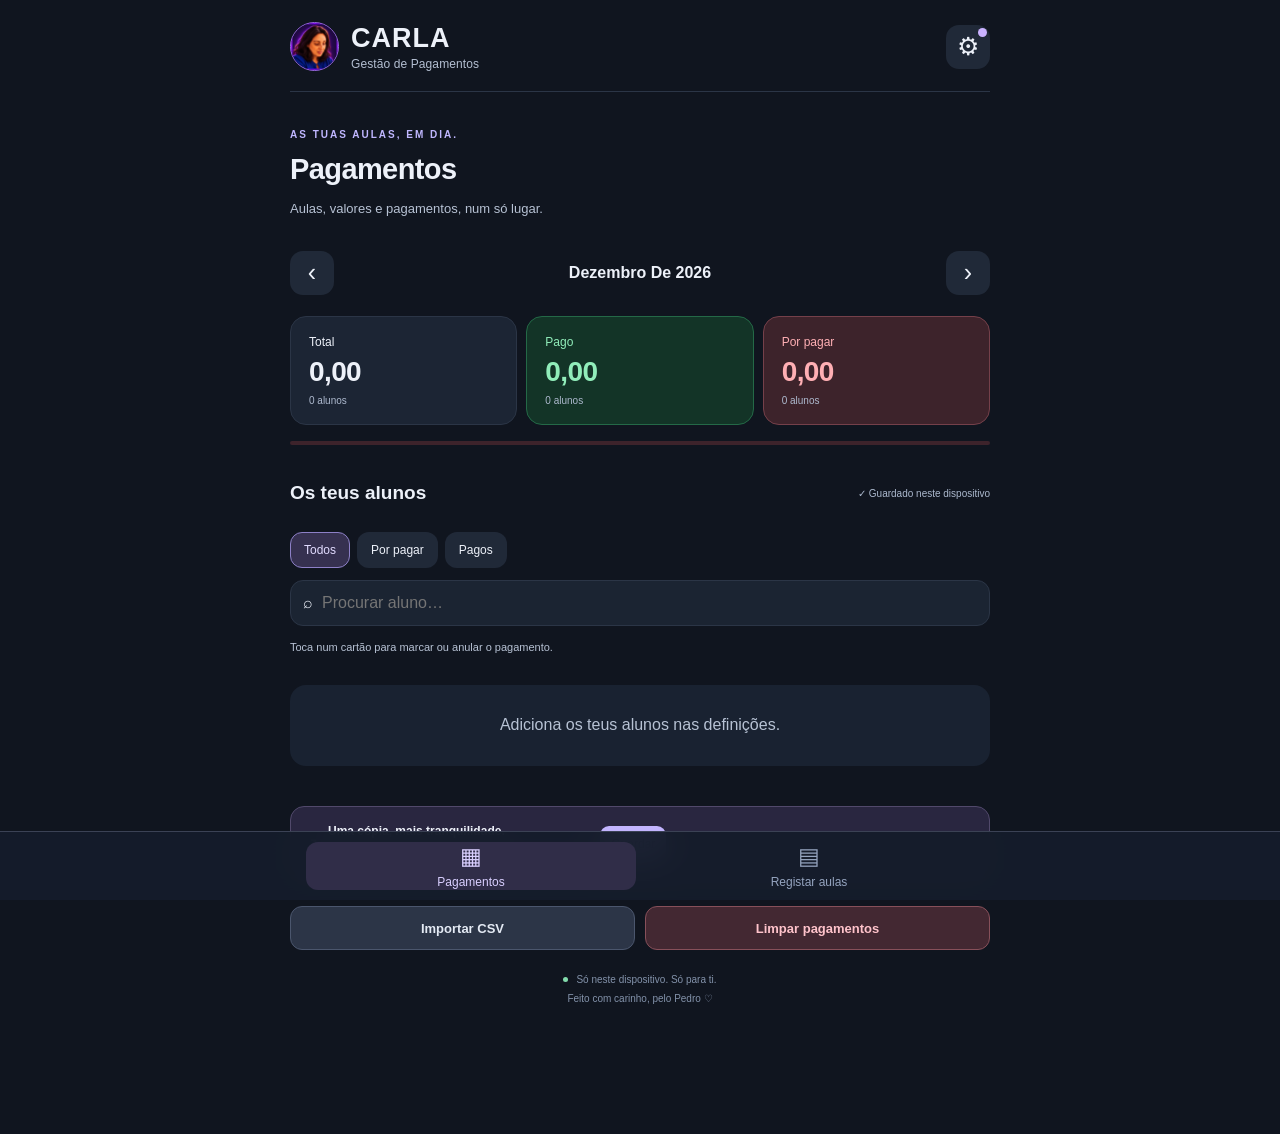
<file: site/index.html>
<!doctype html>
<html lang="pt-PT"><head><meta charset="utf-8"><meta name="viewport" content="width=device-width,initial-scale=1,viewport-fit=cover"><meta name="theme-color" content="#10151f"><meta name="apple-mobile-web-app-capable" content="yes"><meta name="apple-mobile-web-app-status-bar-style" content="black-translucent"><meta name="apple-mobile-web-app-title" content="Carla"><meta name="description" content="Os pagamentos das tuas aulas, com tudo no sítio. Dados guardados neste dispositivo."><link rel="manifest" href="./manifest.webmanifest"><link rel="icon" href="./icons/icon-192.png" type="image/png"><link rel="apple-touch-icon" href="./icons/apple-touch-icon.png"><link rel="stylesheet" href="./styles.css"><title>CARLA — Gestão de Pagamentos</title></head>
<body>
<div class="app">
<header><a href="./" class="brand" aria-label="CARLA — Gestão de Pagamentos"><img class="brand-icon" src="./icons/icon-192.png" alt="" width="49" height="49"><span>CARLA<span class="brand-sub">Gestão de Pagamentos</span></span></a><button id="settings" class="icon-button" aria-label="Definições e cópias de segurança">⚙<span class="dot" id="backup-dot" hidden></span></button></header>
<main>
<section class="intro"><p class="eyebrow">AS TUAS AULAS, EM DIA.</p><h1 id="page-title">Pagamentos</h1><p>Aulas, valores e pagamentos, num só lugar.</p></section>
<section class="month-bar" aria-label="Selecionar mês"><button id="previous" class="icon-button" aria-label="Mês anterior">‹</button><button id="month-title" aria-label="Escolher mês"></button><button id="next" class="icon-button" aria-label="Mês seguinte">›</button><input id="month-picker" type="month" aria-label="Mês dos pagamentos" hidden></section>
<section class="summary" aria-label="Resumo dos pagamentos"><div><span>Total</span><strong id="total-sum">0,00</strong><small><span id="total-count">0</span> alunos</small></div><div class="green"><span>Pago</span><strong id="paid-sum">0,00</strong><small><span id="paid-count">0</span> alunos</small></div><div class="red"><span>Por pagar</span><strong id="pending-sum">0,00</strong><small><span id="pending-count">0</span> alunos</small></div></section>
<div class="progress-track" aria-hidden="true"><div id="progress"></div></div><p id="values-note" class="small" role="status" hidden>Os pagamentos antigos estão guardados. Importa o CSV deste mês para preencher as aulas e os valores em falta. O resumo só soma os valores já registados.</p>
<section class="list-section"><div class="section-heading"><h2>Os teus alunos</h2><span id="saved-status" role="status">A abrir…</span></div>
<div class="filters" role="group" aria-label="Filtrar pagamentos"><button class="active" data-filter="all" aria-pressed="true">Todos</button><button data-filter="pending" aria-pressed="false">Por pagar</button><button data-filter="paid" aria-pressed="false">Pagos</button></div>
<label class="search"><span aria-hidden="true">⌕</span><input id="search" type="search" placeholder="Procurar aluno…" aria-label="Procurar aluno" autocomplete="off"></label>
<p id="tap-hint" class="hint">Toca num aluno para registar o pagamento.</p><div id="students" class="students" aria-live="polite"></div>
</section>
<aside id="backup-reminder" class="backup-reminder" hidden><span aria-hidden="true">↗</span><div><strong>Uma cópia, mais tranquilidade.</strong><p>Guarda os pagamentos em Ficheiros ou iCloud Drive.</p></div><button id="quick-backup">Guardar</button></aside>
<div class="main-actions"><label class="secondary file-label">Importar CSV<input id="csv-file" type="file" accept=".csv,text/csv"></label><button id="clear-payments" class="danger">Limpar pagamentos</button></div><footer><span class="local-dot"></span> Só neste dispositivo. Só para ti.<span class="footer-sign">Feito com carinho, pelo Pedro ♡</span></footer>
</main></div><nav class="bottom-nav" aria-label="Navegação principal"><button data-tab="payments" class="active" aria-pressed="true"><span aria-hidden="true">▦</span>Pagamentos</button><button data-tab="lessons" aria-pressed="false"><span aria-hidden="true">▤</span>Registar aulas</button></nav>
<dialog id="surprise" class="surprise"><form method="dialog"><span class="celebration" aria-hidden="true">😂</span><p class="eyebrow">PAGAMENTO REGISTADO!</p><h2>O TEU MARIDO PEDRO É UM GÉNIO! 😂</h2><p id="surprise-detail"></p><button class="primary">Está bem, génio! ♡</button></form></dialog>
<dialog id="settings-dialog"><div class="dialog-heading"><h2>O teu cantinho</h2><button data-close class="icon-button" aria-label="Fechar definições">×</button></div><div class="dialog-content"><section><h3>Um toque de alegria</h3><label class="toggle-line">Som de caixa registadora<input id="sound" type="checkbox" role="switch"></label><button id="test-sound" class="text-button" type="button">♫ Testar som</button></section><section><h3>Cópias de segurança</h3><p>As alterações são guardadas neste iPhone, com as últimas 30 versões locais. Guarda também uma cópia em Ficheiros ou iCloud Drive: apagar os dados do site pode apagar as versões locais.</p><p id="last-export" class="small"></p><button id="export" class="primary">Guardar cópia de segurança</button><button id="download-backup" class="text-button" type="button">Descarregar JSON diretamente</button><label class="secondary file-label">Importar uma cópia<input id="import" type="file" accept=".json,application/json"></label><button id="local-backups" class="text-button">Recuperar uma versão local</button></section><section><div class="section-heading"><h3>Alunos presenciais</h3><button id="add-student" class="text-button">+ Adicionar</button></div><p class="small">Podes corrigir nomes ou arquivar alunos. O histórico dos pagamentos fica guardado.</p><div id="manage-students"></div></section><section><h3>Levar para o ecrã principal</h3><p>No Safari: Partilhar → Adicionar ao ecrã principal. Abre a aplicação uma vez com internet para a preparar para uso sem ligação.</p><p id="offline-status" class="small">A preparar funcionamento sem internet…</p><button id="refresh-app" class="text-button" hidden>Atualizar aplicação</button></section></div></dialog>
<dialog id="edit-dialog"><form id="edit-form"><div class="dialog-heading"><h2 id="edit-title">Editar aluno</h2><button type="button" data-close class="icon-button" aria-label="Fechar">×</button></div><label>Nome<input id="student-name" maxlength="80" required autocomplete="off"></label><label>Preço por aula (1 hora)<input id="student-rate" type="number" min="0" max="1000000" step="0.01" required></label><p class="small">O preço aplica-se aos meses sem aulas registadas. Os meses já registados mantêm o seu preço.</p><div class="actions"><button type="button" data-close class="secondary">Cancelar</button><button class="primary">Guardar</button></div></form></dialog>
<dialog id="confirm-dialog"><h2 id="confirm-title"></h2><p id="confirm-text"></p><div class="actions"><button id="confirm-no" class="secondary">Cancelar</button><button id="confirm-yes" class="primary">Confirmar</button></div></dialog>
<dialog id="versions-dialog"><div class="dialog-heading"><h2>Versões locais</h2><button data-close class="icon-button" aria-label="Fechar">×</button></div><p>Escolhe uma versão para recuperar. A versão atual fica guardada antes da troca.</p><div id="versions"></div></dialog>
<dialog id="csv-dialog"><form id="csv-form"><div class="dialog-heading"><h2>Importar da CARLA PRO</h2><button type="button" data-close class="icon-button" aria-label="Fechar">×</button></div><p id="csv-preview"></p><label>Mês das aulas<input id="csv-month" type="month" required></label><p>Reimportar o mesmo ficheiro não duplica alunos nem soma novamente as aulas. Um estado pendente nunca anula um pagamento já registado.</p><div class="actions"><button type="button" data-close class="secondary">Cancelar</button><button class="primary">Rever importação</button></div></form></dialog><div id="toast" class="toast" role="status" hidden></div>
<noscript>Ativa o JavaScript no Safari para usar a aplicação.</noscript><script type="module" src="./app.mjs"></script></body></html>
</file>
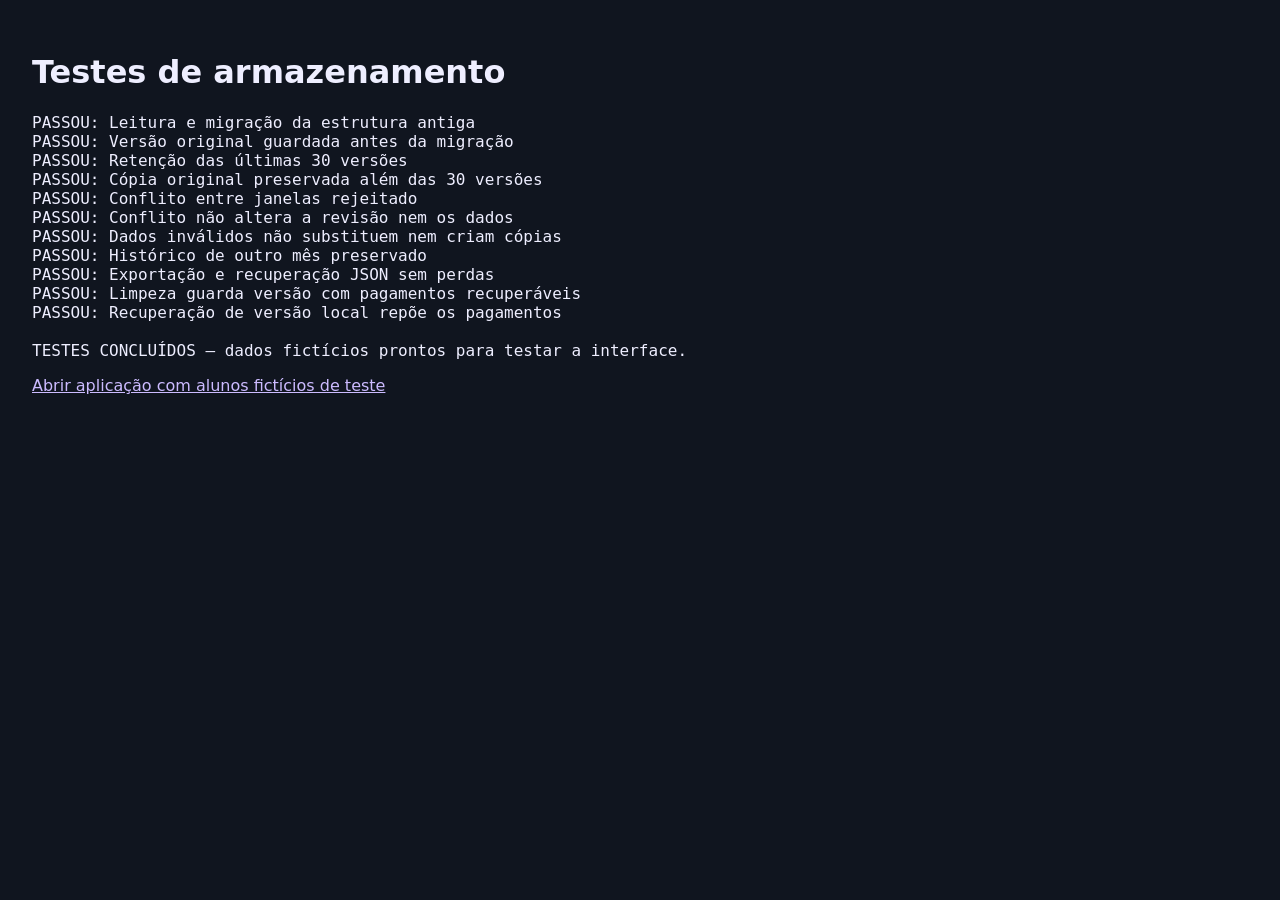
<file: tests/browser.html>
<!doctype html><html lang="pt"><meta charset="utf-8"><title>Testes locais CARLA</title><style>body{font:16px system-ui;background:#10151f;color:#eef;padding:24px}pre{white-space:pre-wrap}a{color:#cbf}</style><h1>Testes de armazenamento</h1><pre id="result">A testar…</pre><a href="../site/">Abrir aplicação com alunos fictícios de teste</a><script type="module">
import {openStore,loadState,saveState,listSnapshots} from '../site/storage.mjs';
import {validateState,setLessons,setPaid,clearPayments,makeBackup,readBackup} from '../site/model.mjs';
const lines=[],output=document.querySelector('#result');
const ok=(condition,message)=>{if(!condition)throw Error(message);lines.push('PASSOU: '+message);output.textContent=lines.join('\n');};
const request=r=>new Promise((resolve,reject)=>{r.onsuccess=()=>resolve(r.result);r.onerror=()=>reject(r.error);});
try{
 const raw=await request(indexedDB.open('carla-pagamentos-v1',1));
 // This runner is only for the dedicated local test origin. Never delete data.
 if(!raw.objectStoreNames.contains('current')){raw.close();throw Error('Abre primeiro ../site/ uma vez para criar os armazéns de teste.');}
 const existing=await request(raw.transaction('current','readonly').objectStore('current').get('state'));
 if(existing?.data.students.some(a=>!a.id.startsWith('qa-')))throw Error('Este endereço contém dados que não são de teste. Nada foi alterado.');
 const legacy={version:1,students:['A','B','C','D','E','F'].map((letter,i)=>({id:'qa-'+i,name:'Aluno de teste '+letter,archived:false})),payments:{'2026-10':{'qa-0':'2026-10-20T12:00:00Z'},'2026-11':{'qa-1':'2026-11-01T12:00:00Z'}},sound:true,lastExport:null};
 await new Promise((resolve,reject)=>{const tx=raw.transaction('current','readwrite');tx.objectStore('current').put({revision:1,data:legacy},'state');tx.oncomplete=resolve;tx.onabort=()=>reject(tx.error);});raw.close();
 await openStore();let loaded=await loadState();ok(loaded.migrated&&loaded.data.version===2,'Leitura e migração da estrutura antiga');
 let s=loaded.data,revision=await saveState(s,loaded.revision,'Migração de teste');
 let versions=await listSnapshots();ok(versions.some(v=>v.data.version===1),'Versão original guardada antes da migração');
 for(let i=0;i<36;i++){s.students[0].rateCents=1000+i;revision=await saveState(s,revision,'Alteração de teste '+i);}
 versions=await listSnapshots();ok(versions.filter(v=>v.id!=='original-v1').length===30,'Retenção das últimas 30 versões');ok(versions.some(v=>v.id==='original-v1'&&v.data.version===1),'Cópia original preservada além das 30 versões');
 let conflict=false;try{await saveState(s,revision-1,'Conflito de teste');}catch{conflict=true;}ok(conflict,'Conflito entre janelas rejeitado');ok((await loadState()).revision===revision,'Conflito não altera a revisão nem os dados');
 const countBefore=(await listSnapshots()).length;let invalid=false;try{await saveState({...s,students:[{id:'bad'}]},revision,'Inválido');}catch{invalid=true;}ok(invalid&&(await listSnapshots()).length===countBefore,'Dados inválidos não substituem nem criam cópias');
 s=validateState(legacy);for(const a of s.students){s.students.find(x=>x.id===a.id).rateCents=2000;s.lessons['2026-11']??={};s.lessons['2026-11'][a.id]={count:3,rateCents:2000};}
 s=setPaid(s,'2026-11','qa-0',true);revision=await saveState(s,revision,'Preparar interface de teste');
 ok((await loadState()).data.payments['2026-10']['qa-0']===legacy.payments['2026-10']['qa-0'],'Histórico de outro mês preservado');
 const backup=readBackup(JSON.stringify(makeBackup(s)));ok(JSON.stringify(backup)===JSON.stringify(s),'Exportação e recuperação JSON sem perdas');
 const cleared=clearPayments(s,'2026-11');revision=await saveState(cleared,revision,'Limpar teste');versions=await listSnapshots();const previous=versions.find(v=>v.label==='Limpar teste');ok(!!previous.data.payments['2026-11']['qa-0'],'Limpeza guarda versão com pagamentos recuperáveis');
 revision=await saveState(validateState(previous.data),revision,'Recuperar teste');ok(!!(await loadState()).data.payments['2026-11']['qa-0'],'Recuperação de versão local repõe os pagamentos');
 lines.push('\nTESTES CONCLUÍDOS — dados fictícios prontos para testar a interface.');output.textContent=lines.join('\n');
}catch(error){output.textContent=lines.join('\n')+'\nFALHOU: '+error.stack;}
</script></html>
</file>
<file: site/styles.css>
*{box-sizing:border-box} :root{color-scheme:dark;font-family:-apple-system,BlinkMacSystemFont,"Segoe UI",sans-serif;color:#edf1f9;background:#10151f;font-synthesis:none;--line:#2b3546;--green:#91edba;--red:#ffafb4}body{margin:0}button,input{font:inherit}button,a,input{-webkit-tap-highlight-color:transparent}button{cursor:pointer;color:inherit;border:0}button:disabled{cursor:default;opacity:.5}button:focus-visible,a:focus-visible,input:focus-visible{outline:3px solid #b7adff;outline-offset:3px}a{color:inherit;text-decoration:none}.app{max-width:760px;margin:auto;padding:0 18px}header{display:flex;align-items:center;justify-content:space-between;gap:10px;padding:calc(22px + env(safe-area-inset-top)) 0 20px;border-bottom:1px solid var(--line)}.brand{display:flex;align-items:center;gap:12px;font-size:27px;font-weight:800;letter-spacing:1px}.brand-icon{width:49px;height:49px;display:grid;place-items:center;background:#272840;border:1px solid #434263;border-radius:16px;font-size:28px}.brand-sub{display:block;font-size:12px;letter-spacing:.1px;font-weight:500;color:#b4bfd2;margin-top:3px}.icon-button{position:relative;width:44px;min-height:44px;border-radius:13px;background:#202938;font-size:25px}.dot{position:absolute;right:3px;top:3px;width:9px;height:9px;border-radius:50%;background:#cab2ff}.intro{padding:25px 0 14px}.eyebrow{font-size:10px;font-weight:700;letter-spacing:2px;color:#c0b7ff}h1{font-size:29px;letter-spacing:-.6px;margin:10px 0}p{line-height:1.55;color:#b7c2d4}.intro p:last-child{font-size:13px;margin-bottom:4px}.month-bar{display:flex;align-items:center;justify-content:space-between;flex-wrap:wrap;gap:8px;padding:14px 0}#month-title{background:none;font-weight:700;font-size:16px;text-transform:capitalize;padding:12px}#month-picker{width:100%}.summary{display:grid;grid-template-columns:repeat(3,minmax(0,1fr));gap:9px;margin:7px 0 16px}.summary>div{padding:15px 9px;border:1px solid var(--line);border-radius:16px;background:#1c2534;display:flex;flex-direction:column;gap:7px;min-width:0}.summary span{font-size:12px}.summary strong{font-size:clamp(16px,4.7vw,25px);font-variant-numeric:tabular-nums;letter-spacing:-.6px}.summary small{font-size:10px;color:#aebacf}.summary small span{font-size:inherit}.summary .green{background:#133427;border-color:#246947;color:var(--green)}.summary .red{background:#3d232b;border-color:#75404a;color:var(--red)}.progress-track{height:4px;background:#3d232b;border-radius:8px;overflow:hidden}#progress{height:100%;background:#72d7a0;transition:width .2s}.section-heading{display:flex;align-items:center;justify-content:space-between;gap:10px;margin-top:22px}h2{font-size:19px}h3{font-size:16px}#saved-status{font-size:10px;color:#acb9ce}.filters{display:flex;gap:7px;margin:12px 0}.filters button{background:#202938;padding:10px 13px;border:1px solid transparent;border-radius:12px;font-size:12px}.filters button.active{background:#363150;border-color:#8d80c7;color:#e2dcff}.search{display:flex;align-items:center;gap:9px;background:#1b2432;border:1px solid var(--line);border-radius:13px;padding:0 12px}.search input{border:0;background:none;min-width:0;width:100%;padding:13px 0}.hint{font-size:11px;margin:13px 0}.students{display:grid;grid-template-columns:repeat(3,minmax(0,1fr));gap:9px}.student{display:flex;flex-direction:column;align-items:center;text-align:center;gap:8px;padding:16px 5px;background:#3a222c;border:1px solid #814651;border-radius:16px;min-width:0;overflow-wrap:anywhere;color:#ffe5e8}.student.paid{background:#143629;border-color:#33724e;color:#c3f9d8}.avatar{display:grid;place-items:center;width:32px;height:32px;background:#ffffff10;border-radius:11px;font-weight:800;font-size:16px}.student-name{font-size:12px;font-weight:750}.student-amount{font-size:18px;font-variant-numeric:tabular-nums;letter-spacing:-.5px}.student-caption{font-size:9px;line-height:1.5;opacity:.8}.badge{font-size:10px;border-radius:20px;padding:5px 8px;background:#0003;color:var(--red)}.paid .badge{color:var(--green)}.empty{grid-column:1/-1;text-align:center;padding:28px 12px;background:#192231;border-radius:16px}.lesson-grid{grid-template-columns:repeat(2,minmax(0,1fr))}.lesson-grid .student{padding:16px 12px}.lesson-grid .student-name{font-size:14px}.lesson-form{display:flex;flex-direction:column;gap:9px;width:100%;margin-top:5px}.lesson-form label{font-size:11px;text-align:left}.lesson-form input{width:100%;margin-top:7px;padding:10px}.calculation{font-size:12px}.lesson-form button{font-size:12px;padding:11px 6px}.primary,.secondary,.danger{display:inline-flex;align-items:center;justify-content:center;min-height:44px;padding:12px 15px;border-radius:12px;font-weight:650;font-size:13px}.primary{background:#c3b5ff;color:#201c38}.secondary{background:#2c3547;border:1px solid #4b566d;color:#e4eaf4}.danger{background:#432832;border:1px solid #87505a;color:#ffc3cb}.main-actions{display:flex;gap:10px;margin-top:25px;flex-wrap:wrap}.main-actions>*{flex:1}.file-label{cursor:pointer;position:relative;overflow:hidden}.file-label input{position:absolute;inset:0;opacity:0;cursor:pointer;width:100%;height:100%}.backup-reminder{display:flex;align-items:center;gap:10px;background:#292640;border:1px solid #51496b;border-radius:14px;margin:24px 0 0;padding:14px}.backup-reminder strong{font-size:12px}.backup-reminder p{font-size:11px;margin:5px 0}.backup-reminder button{background:#c3b5ff;color:#201c38;border-radius:9px;padding:11px;font-size:12px}footer{display:flex;align-items:center;justify-content:center;flex-wrap:wrap;gap:8px;font-size:10px;color:#8392aa;padding:24px 0 130px}.footer-sign{width:100%;text-align:center}.local-dot{width:5px;height:5px;border-radius:50%;background:#83dbac}.bottom-nav{position:fixed;bottom:0;left:0;right:0;z-index:3;display:flex;justify-content:center;gap:8px;border-top:1px solid #3b4255;background:#151d2bf5;padding:10px 18px calc(10px + env(safe-area-inset-bottom));backdrop-filter:blur(15px)}.bottom-nav button{display:flex;flex-direction:column;align-items:center;gap:5px;background:none;color:#95a4bf;font-size:12px;min-height:48px;width:min(45%,330px);border-radius:12px}.bottom-nav button span{font-size:23px}.bottom-nav button.active{background:#302d48;color:#d9cfff}dialog{background:#1a2332;border:1px solid #46526a;border-radius:22px;color:#f0f3fa;width:min(94vw,600px);max-height:88dvh;padding:23px;box-shadow:0 25px 80px #0008}dialog::backdrop{background:#060b15bd;backdrop-filter:blur(5px)}dialog p{font-size:13px}dialog h2{margin:0 0 15px}.dialog-heading{display:flex;align-items:center;justify-content:space-between;gap:8px}.dialog-heading h2{margin:0}.dialog-content section{border-bottom:1px solid var(--line);padding:12px 0 22px}.dialog-content section:last-child{border:0}.dialog-content .primary,.dialog-content .secondary{width:100%;margin-top:10px}.text-button{background:none;color:#c3b5ff;padding:12px 3px;font-size:13px;text-align:left}.toggle-line{display:flex;align-items:center;justify-content:space-between;gap:10px;font-size:13px}input{color:#f0f3fa;background:#111b29;border:1px solid #4d5b73;border-radius:9px;padding:12px;min-width:0}input[type=checkbox]{width:25px;height:25px;accent-color:#b9a8ff}.small{font-size:11px!important}form>label{display:flex;flex-direction:column;gap:8px;margin:17px 0;font-size:13px}.actions{display:flex;gap:10px;justify-content:flex-end;margin-top:20px}.manage-row{display:flex;align-items:center;gap:7px;border-bottom:1px solid var(--line);padding:12px 0;font-size:12px}.manage-row>span{flex:1;overflow-wrap:anywhere}.manage-row button{background:#30394b;border-radius:8px;padding:10px 7px;font-size:11px}.archived>span{color:#8492aa}.surprise{text-align:center}.surprise h2{font-size:26px;line-height:1.25}.celebration{font-size:55px}.toast{position:fixed;z-index:99;bottom:calc(100px + env(safe-area-inset-bottom));left:50%;transform:translateX(-50%);width:min(92%,550px);padding:16px 20px;border:1px solid #8275ae;border-radius:14px;background:#343048;color:#fff;box-shadow:0 10px 40px #0008;font-size:13px}[hidden]{display:none!important}@media(prefers-reduced-motion:reduce){*{transition:none!important}}@media(min-width:600px){.app{padding:0 30px}.student{padding:23px 10px}.student-name{font-size:15px}.student-caption{font-size:11px}.student-amount{font-size:24px}.summary>div{padding:18px}.summary strong{font-size:28px}}

img.brand-icon{display:block;object-fit:cover;flex-shrink:0;border:1px solid #9d69e8;border-radius:50%;background:#25113e}
</file>
